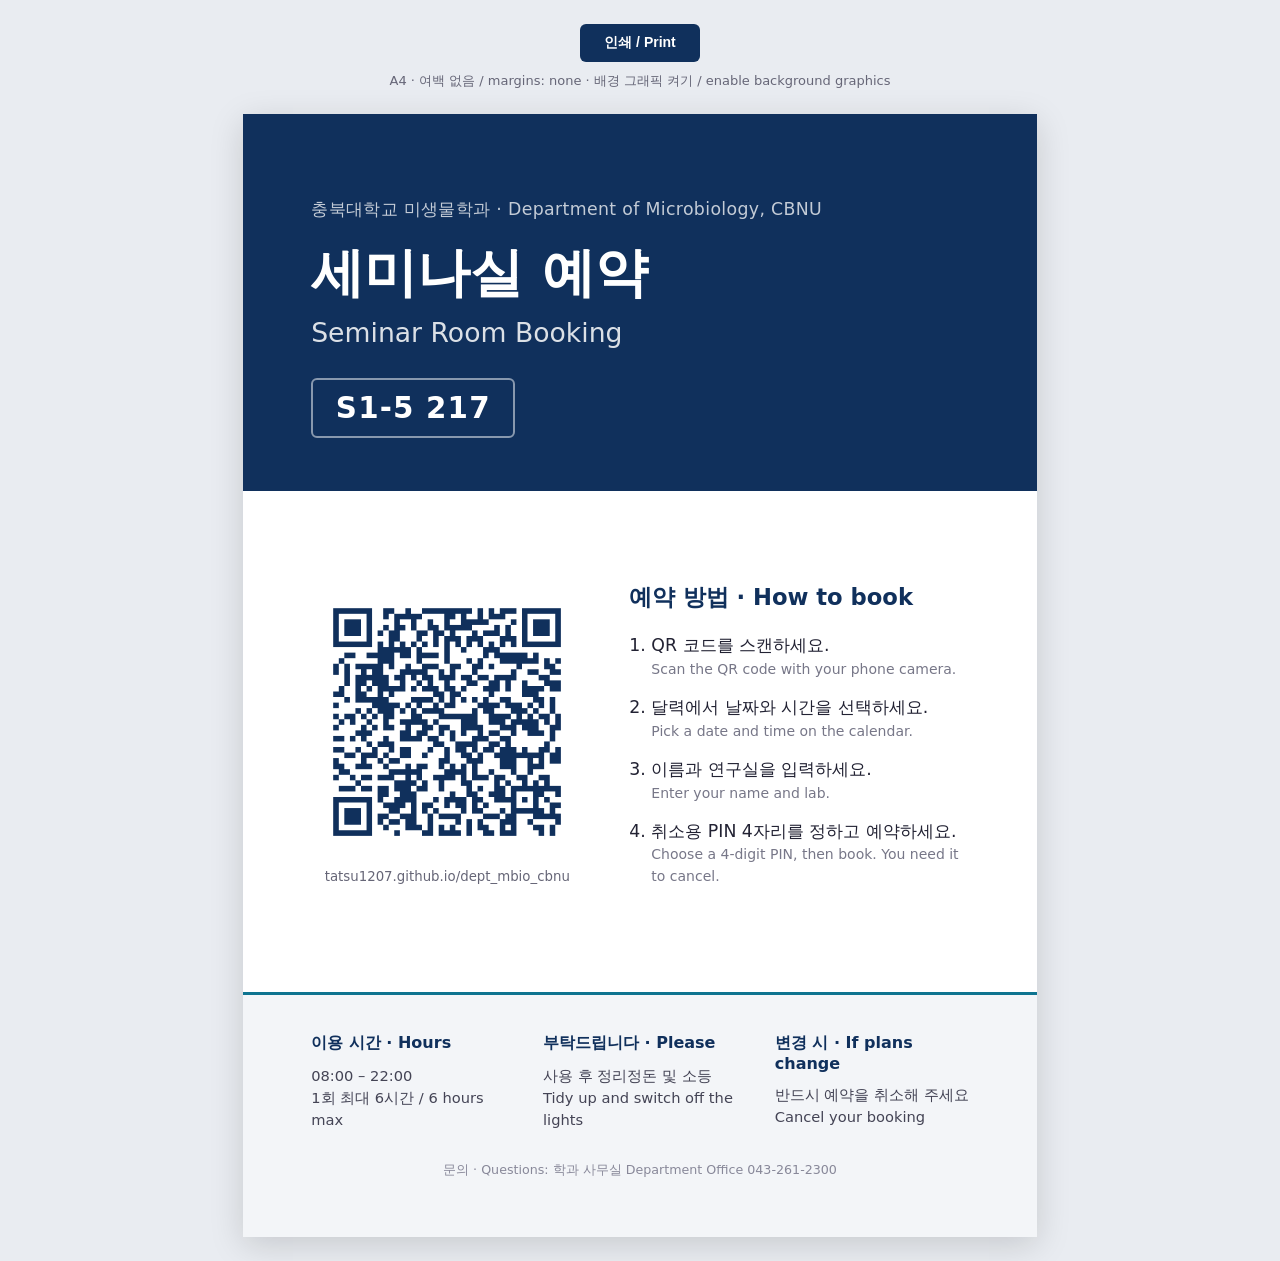
<file: poster.html>
<!DOCTYPE html>
<html lang="ko">
<head>
<meta charset="UTF-8">
<meta name="viewport" content="width=device-width, initial-scale=1.0">
<title>Seminar Room Sign | Dept. of Microbiology, CBNU</title>
<link rel="icon" type="image/png" sizes="32x32" href="./assets/img/favicon-32.png">
<style>
  @page { size: A4 portrait; margin: 0; }

  :root { --navy: #10305c; --accent: #0e7490; }

  * { box-sizing: border-box; }
  body {
    margin: 0;
    background: #e9ecf1;
    font-family: "Pretendard", "Noto Sans KR", "Apple SD Gothic Neo",
                 ui-sans-serif, system-ui, -apple-system, sans-serif;
    word-break: keep-all;
  }

  .sheet {
    width: 210mm; height: 297mm;
    margin: 24px auto;
    background: #fff;
    display: flex; flex-direction: column;
    box-shadow: 0 8px 32px rgba(0,0,0,.15);
  }

  .top { background: var(--navy); color: #fff; padding: 22mm 18mm 14mm; }
  .eyebrow { font-size: 13pt; opacity: .75; letter-spacing: .02em; margin: 0 0 6mm; }
  .top h1 { font-size: 40pt; font-weight: 800; margin: 0; line-height: 1.08; }
  .top h2 { font-size: 20pt; font-weight: 500; margin: 4mm 0 0; opacity: .85; }
  .room {
    display: inline-block; margin-top: 8mm;
    border: 2px solid rgba(255,255,255,.5); border-radius: 6px;
    padding: 3mm 6mm; font-size: 22pt; font-weight: 800; letter-spacing: .04em;
  }

  .mid { flex: 1; display: flex; align-items: center; gap: 12mm; padding: 14mm 18mm; }
  .qr { flex-shrink: 0; }
  .qr img { width: 72mm; height: 72mm; display: block; }
  .qr .cap {
    text-align: center; margin-top: 3mm;
    font-size: 10pt; color: #667; word-break: break-all;
  }

  .how h3 { font-size: 17pt; color: var(--navy); margin: 0 0 5mm; }
  .how ol { margin: 0; padding-left: 6mm; }
  .how li { font-size: 13pt; line-height: 1.55; margin-bottom: 3.5mm; color: #223; }
  .how .en { display: block; font-size: 10.5pt; color: #778; }

  .bottom { background: #f3f5f8; border-top: 3px solid var(--accent); padding: 10mm 18mm 12mm; }
  .rules { display: flex; gap: 10mm; }
  .rules div { flex: 1; }
  .rules h4 { margin: 0 0 3mm; font-size: 12pt; color: var(--navy); }
  .rules p { margin: 0; font-size: 11pt; line-height: 1.5; color: #445; }
  .foot { margin-top: 8mm; font-size: 9.5pt; color: #889; text-align: center; }

  .print-bar {
    max-width: 210mm; margin: 24px auto 0; text-align: center;
  }
  .print-bar button {
    background: var(--navy); color: #fff; border: 0; border-radius: 6px;
    padding: 10px 24px; font-size: 14px; font-weight: 700; cursor: pointer;
  }
  .print-bar p { color: #667; font-size: 13px; margin: 10px 0 0; }

  @media print {
    body { background: #fff; }
    .sheet { margin: 0; box-shadow: none; }
    .print-bar { display: none; }
  }
</style>
</head>
<body>

<div class="print-bar">
  <button type="button" onclick="window.print()">인쇄 / Print</button>
  <p>A4 · 여백 없음 / margins: none · 배경 그래픽 켜기 / enable background graphics</p>
</div>

<div class="sheet">

  <div class="top">
    <p class="eyebrow">충북대학교 미생물학과 · Department of Microbiology, CBNU</p>
    <h1>세미나실 예약</h1>
    <h2>Seminar Room Booking</h2>
    <span class="room">S1-5 217</span>
  </div>

  <div class="mid">
    <div class="qr">
      <img src="./assets/img/qr-reserve.png" alt="QR code linking to the booking page">
      <p class="cap">tatsu1207.github.io/dept_mbio_cbnu</p>
    </div>

    <div class="how">
      <h3>예약 방법 · How to book</h3>
      <ol>
        <li>QR 코드를 스캔하세요.
          <span class="en">Scan the QR code with your phone camera.</span></li>
        <li>달력에서 날짜와 시간을 선택하세요.
          <span class="en">Pick a date and time on the calendar.</span></li>
        <li>이름과 연구실을 입력하세요.
          <span class="en">Enter your name and lab.</span></li>
        <li>취소용 PIN 4자리를 정하고 예약하세요.
          <span class="en">Choose a 4-digit PIN, then book. You need it to cancel.</span></li>
      </ol>
    </div>
  </div>

  <div class="bottom">
    <div class="rules">
      <div>
        <h4>이용 시간 · Hours</h4>
        <p>08:00 – 22:00<br>1회 최대 6시간 / 6 hours max</p>
      </div>
      <div>
        <h4>부탁드립니다 · Please</h4>
        <p>사용 후 정리정돈 및 소등<br>Tidy up and switch off the lights</p>
      </div>
      <div>
        <h4>변경 시 · If plans change</h4>
        <p>반드시 예약을 취소해 주세요<br>Cancel your booking</p>
      </div>
    </div>
    <p class="foot">문의 · Questions: 학과 사무실 Department Office 043-261-2300</p>
  </div>

</div>

</body>
</html>
</file>
